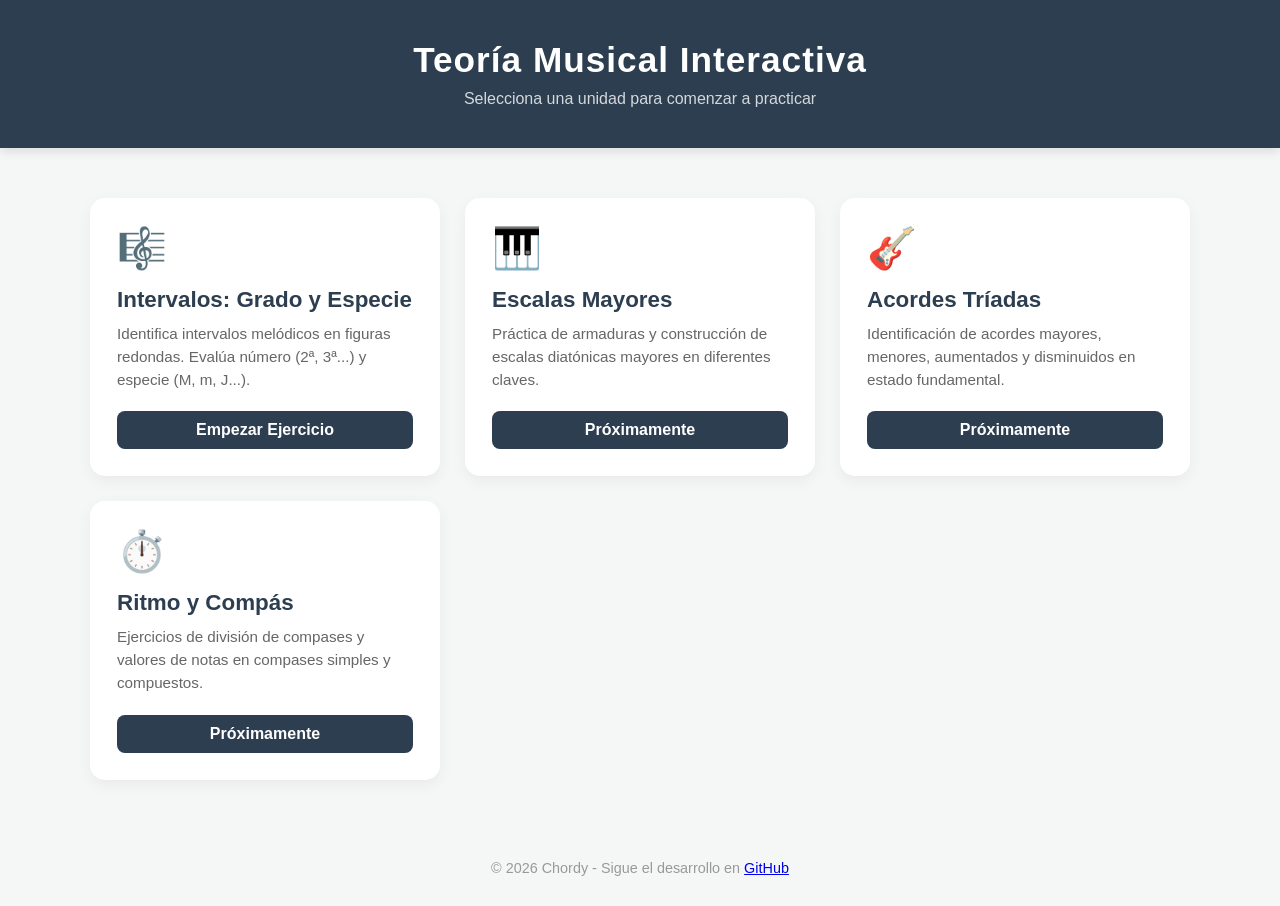
<file: pages/ejercicios/index.html>
<!DOCTYPE html>
<html lang="es">
<head>
    <meta charset="UTF-8">
    <meta name="viewport" content="width=device-width, initial-scale=1.0">
    <title>Chordy - Index de Ejercicios</title>
    <style>
        :root {
            --primary: #2c3e50;
            --accent: #3498db;
            --bg: #f4f7f6;
            --white: #ffffff;
            --text: #333;
        }

        body { 
            font-family: 'Segoe UI', Tahoma, Geneva, Verdana, sans-serif; 
            background: var(--bg); 
            color: var(--text);
            margin: 0;
            display: flex;
            flex-direction: column;
            align-items: center;
        }

        header {
            background: var(--primary);
            color: white;
            width: 100%;
            padding: 40px 0;
            text-align: center;
            box-shadow: 0 4px 10px rgba(0,0,0,0.1);
        }

        header h1 { margin: 0; font-size: 2.2em; letter-spacing: 1px; }
        header p { margin: 10px 0 0; opacity: 0.8; font-weight: 300; }

        .container {
            max-width: 1100px;
            width: 90%;
            margin: 50px 0;
        }

        .exercise-grid { 
            display: grid; 
            grid-template-columns: repeat(auto-fill, minmax(300px, 1fr)); 
            gap: 25px; 
        }

        .exercise-card { 
            background: var(--white); 
            border-radius: 15px; 
            padding: 25px; 
            box-shadow: 0 5px 15px rgba(0,0,0,0.05); 
            border: 2px solid transparent;
            transition: all 0.3s ease;
            text-decoration: none;
            color: inherit;
            display: flex;
            flex-direction: column;
            justify-content:空间-between;
        }

        .exercise-card:hover { 
            transform: translateY(-8px);
            border-color: var(--accent);
            box-shadow: 0 10px 25px rgba(52, 152, 219, 0.15);
        }

        .icon {
            font-size: 2.5em;
            margin-bottom: 15px;
            color: var(--accent);
        }

        .exercise-card h3 { 
            margin: 0 0 10px; 
            color: var(--primary);
            font-size: 1.4em;
        }

        .exercise-card p { 
            margin: 0 0 20px; 
            font-size: 0.95em; 
            line-height: 1.5;
            color: #666;
        }

        .btn-link {
            display: inline-block;
            background: var(--primary);
            color: white;
            text-align: center;
            padding: 10px 20px;
            border-radius: 8px;
            font-weight: bold;
            transition: background 0.2s;
        }

        .exercise-card:hover .btn-link {
            background: var(--accent);
        }

        footer {
            margin-top: auto;
            padding: 30px;
            font-size: 0.9em;
            color: #999;
        }
    </style>
</head>
<body>

    <header>
        <h1>Teoría Musical Interactiva</h1>
        <p>Selecciona una unidad para comenzar a practicar</p>
    </header>

    <div class="container">
        <div class="exercise-grid">
            
            <a href="ejercicio_intervalos.html" class="exercise-card">
                <div class="icon">🎼</div>
                <h3>Intervalos: Grado y Especie</h3>
                <p>Identifica intervalos melódicos en figuras redondas. Evalúa número (2ª, 3ª...) y especie (M, m, J...).</p>
                <div class="btn-link">Empezar Ejercicio</div>
            </a>

            <a href="#" class="exercise-card">
                <div class="icon">🎹</div>
                <h3>Escalas Mayores</h3>
                <p>Práctica de armaduras y construcción de escalas diatónicas mayores en diferentes claves.</p>
                <div class="btn-link">Próximamente</div>
            </a>

            <a href="#" class="exercise-card">
                <div class="icon">🎸</div>
                <h3>Acordes Tríadas</h3>
                <p>Identificación de acordes mayores, menores, aumentados y disminuidos en estado fundamental.</p>
                <div class="btn-link">Próximamente</div>
            </a>

            <a href="#" class="exercise-card">
                <div class="icon">⏱️</div>
                <h3>Ritmo y Compás</h3>
                <p>Ejercicios de división de compases y valores de notas en compases simples y compuestos.</p>
                <div class="btn-link">Próximamente</div>
            </a>

        </div>
    </div>

    <footer>
        &copy; 2026 Chordy - Sigue el desarrollo en <a href="https://github.com/nlimeres/chordy">GitHub</a>
    </footer>

</body>
</html>
</file>
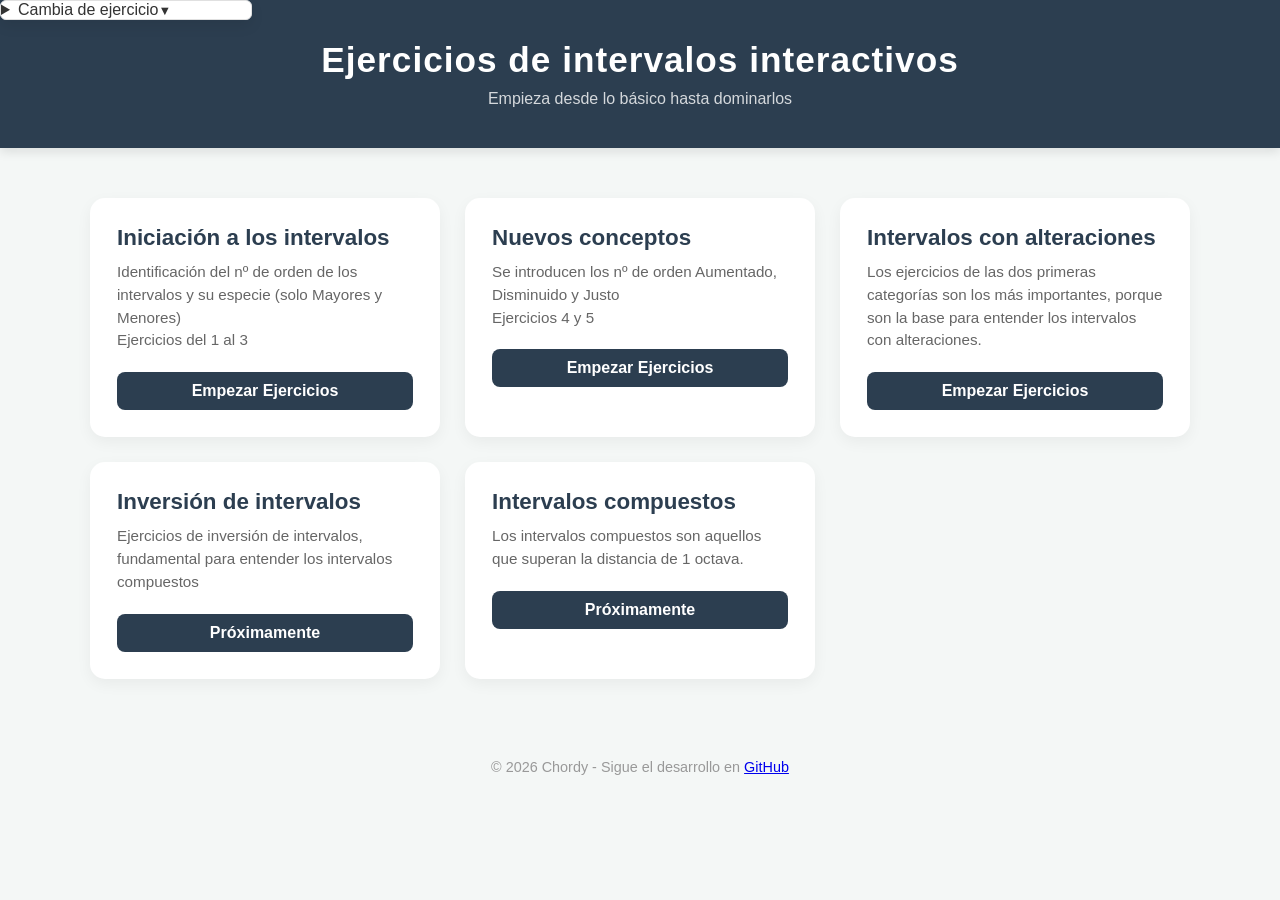
<file: pages/ejercicios/intervalos/index.html>
<!DOCTYPE html>
<html lang="es">
<head>
    <meta charset="UTF-8">
    <meta name="viewport" content="width=device-width, initial-scale=1.0">
    <title>Chordy - Ejercicios de Intervalos</title>
    <style>
        :root {
            --primary: #2c3e50;
            --accent: #3498db;
            --bg: #f4f7f6;
            --white: #ffffff;
            --text: #333;
        }

        body { 
            font-family: 'Segoe UI', Tahoma, Geneva, Verdana, sans-serif; 
            background: var(--bg); 
            color: var(--text);
            margin: 0;
            display: flex;
            flex-direction: column;
            align-items: center;
        }

        header {
            background: var(--primary);
            color: white;
            width: 100%;
            padding: 40px 0;
            text-align: center;
            box-shadow: 0 4px 10px rgba(0,0,0,0.1);
        }

        header h1 { margin: 0; font-size: 2.2em; letter-spacing: 1px; }
        header p { margin: 10px 0 0; opacity: 0.8; font-weight: 300; }

        .container {
            max-width: 1100px;
            width: 90%;
            margin: 50px 0;
        }

        .exercise-grid { 
            display: grid; 
            grid-template-columns: repeat(auto-fill, minmax(300px, 1fr)); 
            gap: 25px; 
        }

        .exercise-card { 
            background: var(--white); 
            border-radius: 15px; 
            padding: 25px; 
            box-shadow: 0 5px 15px rgba(0,0,0,0.05); 
            border: 2px solid transparent;
            transition: all 0.3s ease;
            text-decoration: none;
            color: inherit;
            display: flex;
            flex-direction: column;
            justify-content:空间-between;
        }

        .exercise-card:hover { 
            transform: translateY(-8px);
            border-color: var(--accent);
            box-shadow: 0 10px 25px rgba(52, 152, 219, 0.15);
        }

        .icon {
            font-size: 2.5em;
            margin-bottom: 15px;
            color: var(--accent);
        }

        .exercise-card h3 { 
            margin: 0 0 10px; 
            color: var(--primary);
            font-size: 1.4em;
        }

        .exercise-card p { 
            margin: 0 0 20px; 
            font-size: 0.95em; 
            line-height: 1.5;
            color: #666;
        }

        .btn-link {
            display: inline-block;
            background: var(--primary);
            color: white;
            text-align: center;
            padding: 10px 20px;
            border-radius: 8px;
            font-weight: bold;
            transition: background 0.2s;
        }

        .exercise-card:hover .btn-link {
            background: var(--accent);
        }

        footer {
            margin-top: auto;
            padding: 30px;
            font-size: 0.9em;
            color: #999;
        }
    </style>
</head>
<body>

    <header>
        <h1>Ejercicios de intervalos interactivos</h1>
        <p>Empieza desde lo básico hasta dominarlos</p>
    </header>
<style>
  .custom-select {
    width: 250px;
    position: relative;
    font-family: sans-serif;
  }
.custom-select {
    width: 250px;
    position: fixed;
    left: 0;
    top: 0;
    z-index: 9999;
    font-family: sans-serif;
    background: #ffffff;
    border: 1px solid #e0e0e0;
    border-radius: 6px;
    box-shadow: 0 6px 14px rgba(0,0,0,0.08);
}

/* Script para alinear el selector con el borde superior de .container
    y para evitar que se superponga con el header en pantallas pequeñas. */
  .custom-select summary::after {
    content: '▼';
    font-size: 0.8em;
  }
  .custom-select[open] summary::after {
    content: '▲';
  }
  .custom-select .options {
    border: 1px solid #ccc;
    border-top: none;
    background-color: white;
    position: absolute;
    width: 100%;
    z-index: 10;
    box-sizing: border-box;
    border-bottom-left-radius: 5px;
    border-bottom-right-radius: 5px;
    box-shadow: 0 4px 6px rgba(0,0,0,0.1);
  }

  .custom-select .options a {
    display: block;
    padding: 10px;
    text-decoration: none;
    color: #333;
  }

  .custom-select .options a:hover {
    background-color: #f0f0f0;
  }
</style>
</head>
<body>

<details class="custom-select">
  <summary>Cambia de ejercicio</summary>
  <div class="options">
    <a href="/ejercicios/intervalos/01/index.html" target="_blank">Ejercicio nº 1</a>
    <a href="/ejercicios/intervalos/02/index.html" target="_blank">Ejercicio nº 2</a>
    <a href="/ejercicios/intervalos/03/index.html" target="_blank">Ejercicio nº 3</a>
    <a href="/ejercicios/intervalos/04/index.html" target="_blank">Ejercicio nº 4</a>
    <a href="/ejercicios/intervalos/05/index.html" target="_blank">Ejercicio nº 5</a>
  </div>
</details>
    <div class="container">
        <div class="exercise-grid">
            
            <a href="/ejercicios/intervalos/01/index.html" class="exercise-card">
                <h3>Iniciación a los intervalos</h3>
                <p>Identificación del nº de orden de los intervalos y su especie (solo Mayores y Menores) <br> Ejercicios del 1 al 3</p>
                <div class="btn-link">Empezar Ejercicios</div>
            </a>

            <a href="/ejercicios/intervalos/04/index.html" class="exercise-card">
                <h3>Nuevos conceptos</h3>
                <p>Se introducen los nº de orden Aumentado, Disminuido y Justo <br> Ejercicios 4 y 5</b></p>
                <div class="btn-link">Empezar Ejercicios</div>
            </a>

            <a href="#" class="exercise-card">
                <h3>Intervalos con alteraciones</h3>
                <p>Los ejercicios de las dos primeras categorías son los más importantes, porque son la base para entender los intervalos con alteraciones.</p>
                <div class="btn-link">Empezar Ejercicios</div>
            </a>

            <a href="#" class="exercise-card">
                <h3>Inversión de intervalos</h3>
                <p>Ejercicios de inversión de intervalos, fundamental para entender los intervalos compuestos</p>
                <div class="btn-link">Próximamente</div>
            </a>

            <a href="#" class="exercise-card">
                <h3>Intervalos compuestos</h3>
                <p>Los intervalos compuestos son aquellos que superan la distancia de 1 octava.</p>
                <div class="btn-link">Próximamente</div>
            </a>

        </div>
    </div>

    <footer>
        &copy; 2026 Chordy - Sigue el desarrollo en <a href="https://github.com/nlimeres/chordy">GitHub</a>
    </footer>

</body>
</html>
</file>
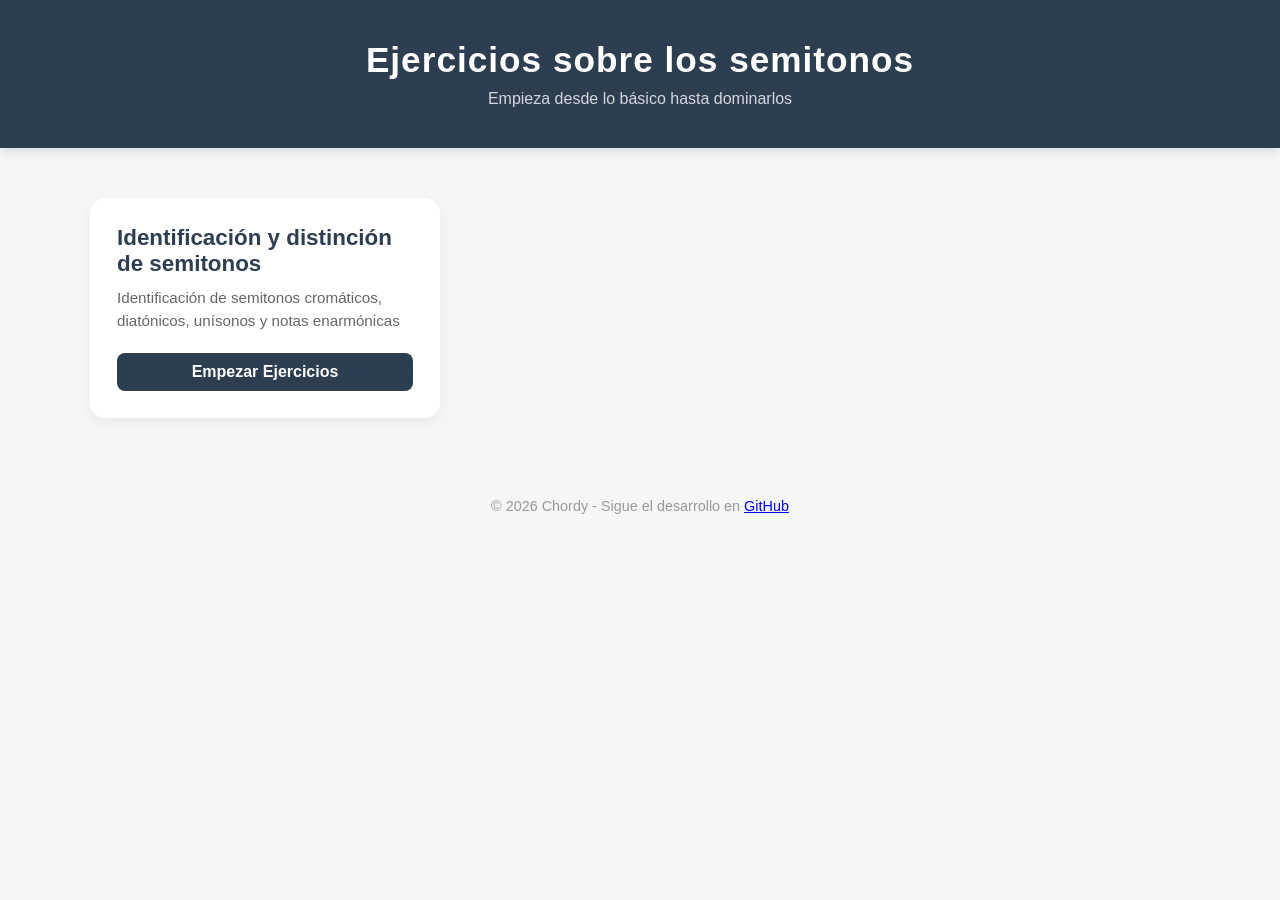
<file: pages/ejercicios/semitonos/index.html>
<!DOCTYPE html>
<html lang="es">
<head>
    <meta charset="UTF-8">
    <meta name="viewport" content="width=device-width, initial-scale=1.0">
    <title>Chordy - Ejercicios de Intervalos</title>
    <style>
        :root {
            --primary: #2c3e50;
            --accent: #3498db;
            --bg: #f4f7f6;
            --white: #ffffff;
            --text: #333;
        }

        body { 
            font-family: 'Segoe UI', Tahoma, Geneva, Verdana, sans-serif; 
            background: var(--bg); 
            color: var(--text);
            margin: 0;
            display: flex;
            flex-direction: column;
            align-items: center;
        }

        header {
            background: var(--primary);
            color: white;
            width: 100%;
            padding: 40px 0;
            text-align: center;
            box-shadow: 0 4px 10px rgba(0,0,0,0.1);
        }

        header h1 { margin: 0; font-size: 2.2em; letter-spacing: 1px; }
        header p { margin: 10px 0 0; opacity: 0.8; font-weight: 300; }

        .container {
            max-width: 1100px;
            width: 90%;
            margin: 50px 0;
        }

        .exercise-grid { 
            display: grid; 
            grid-template-columns: repeat(auto-fill, minmax(300px, 1fr)); 
            gap: 25px; 
        }

        .exercise-card { 
            background: var(--white); 
            border-radius: 15px; 
            padding: 25px; 
            box-shadow: 0 5px 15px rgba(0,0,0,0.05); 
            border: 2px solid transparent;
            transition: all 0.3s ease;
            text-decoration: none;
            color: inherit;
            display: flex;
            flex-direction: column;
            justify-content:空间-between;
        }

        .exercise-card:hover { 
            transform: translateY(-8px);
            border-color: var(--accent);
            box-shadow: 0 10px 25px rgba(52, 152, 219, 0.15);
        }

        .icon {
            font-size: 2.5em;
            margin-bottom: 15px;
            color: var(--accent);
        }

        .exercise-card h3 { 
            margin: 0 0 10px; 
            color: var(--primary);
            font-size: 1.4em;
        }

        .exercise-card p { 
            margin: 0 0 20px; 
            font-size: 0.95em; 
            line-height: 1.5;
            color: #666;
        }

        .btn-link {
            display: inline-block;
            background: var(--primary);
            color: white;
            text-align: center;
            padding: 10px 20px;
            border-radius: 8px;
            font-weight: bold;
            transition: background 0.2s;
        }

        .exercise-card:hover .btn-link {
            background: var(--accent);
        }

        footer {
            margin-top: auto;
            padding: 30px;
            font-size: 0.9em;
            color: #999;
        }
    </style>
</head>
<body>

    <header>
        <h1>Ejercicios sobre los semitonos</h1>
        <p>Empieza desde lo básico hasta dominarlos</p>
    </header>

    <div class="container">
        <div class="exercise-grid">
            
            <a href="/ejercicios/semitonos/01/index.html" class="exercise-card">
                <h3>Identificación y distinción de semitonos</h3>
                <p>Identificación de semitonos cromáticos, diatónicos, unísonos y notas enarmónicas</p>
                <div class="btn-link">Empezar Ejercicios</div>
            </a>
        </div>
    </div>

    <footer>
        &copy; 2026 Chordy - Sigue el desarrollo en <a href="https://github.com/nlimeres/chordy">GitHub</a>
    </footer>

</body>
</html>
</file>
